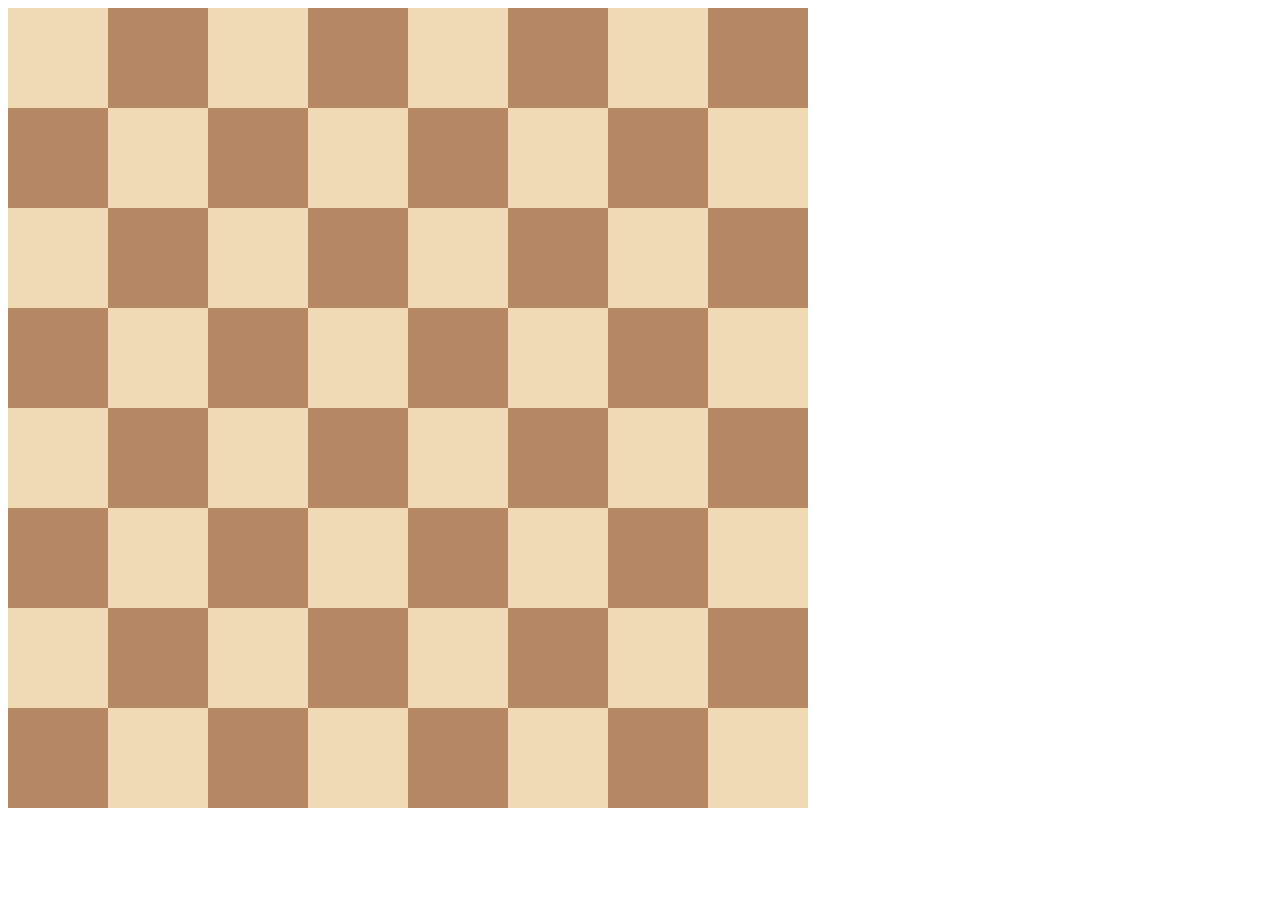
<file: 10.0 Display Grid/index.html>
<!DOCTYPE html>
<html>

<head>
  <title>Chessboard</title>
  <style>
    /* Write your code here */
    /* Each square should be 100px by 100px */
    /* My colours for white: #f0d9b5, black: #b58863 */
    .container {
      width: 800px;
      display: grid;
      grid-template-columns: 1fr 1fr 1fr 1fr 1fr 1fr 1fr 1fr;
      grid-template-rows: 1fr 1fr 1fr 1fr 1fr 1fr 1fr 1fr;
    }

    .white {
      height: 100px;
      width: 100px;
      background-color: #f0d9b5;
    }

    .black {
      height: 100px;
      width: 100px;
      background-color: #b58863;
    }
  </style>
</head>

<body>
  <div class="container">
    <div class="white"></div>
    <div class="black"></div>
    <div class="white"></div>
    <div class="black"></div>
    <div class="white"></div>
    <div class="black"></div>
    <div class="white"></div>
    <div class="black"></div>
    <div class="black"></div>
    <div class="white"></div>
    <div class="black"></div>
    <div class="white"></div>
    <div class="black"></div>
    <div class="white"></div>
    <div class="black"></div>
    <div class="white"></div>
    <div class="white"></div>
    <div class="black"></div>
    <div class="white"></div>
    <div class="black"></div>
    <div class="white"></div>
    <div class="black"></div>
    <div class="white"></div>
    <div class="black"></div>
    <div class="black"></div>
    <div class="white"></div>
    <div class="black"></div>
    <div class="white"></div>
    <div class="black"></div>
    <div class="white"></div>
    <div class="black"></div>
    <div class="white"></div>
    <div class="white"></div>
    <div class="black"></div>
    <div class="white"></div>
    <div class="black"></div>
    <div class="white"></div>
    <div class="black"></div>
    <div class="white"></div>
    <div class="black"></div>
    <div class="black"></div>
    <div class="white"></div>
    <div class="black"></div>
    <div class="white"></div>
    <div class="black"></div>
    <div class="white"></div>
    <div class="black"></div>
    <div class="white"></div>
    <div class="white"></div>
    <div class="black"></div>
    <div class="white"></div>
    <div class="black"></div>
    <div class="white"></div>
    <div class="black"></div>
    <div class="white"></div>
    <div class="black"></div>
    <div class="black"></div>
    <div class="white"></div>
    <div class="black"></div>
    <div class="white"></div>
    <div class="black"></div>
    <div class="white"></div>
    <div class="black"></div>
    <div class="white"></div>
  </div>
</body>

</html>
</file>
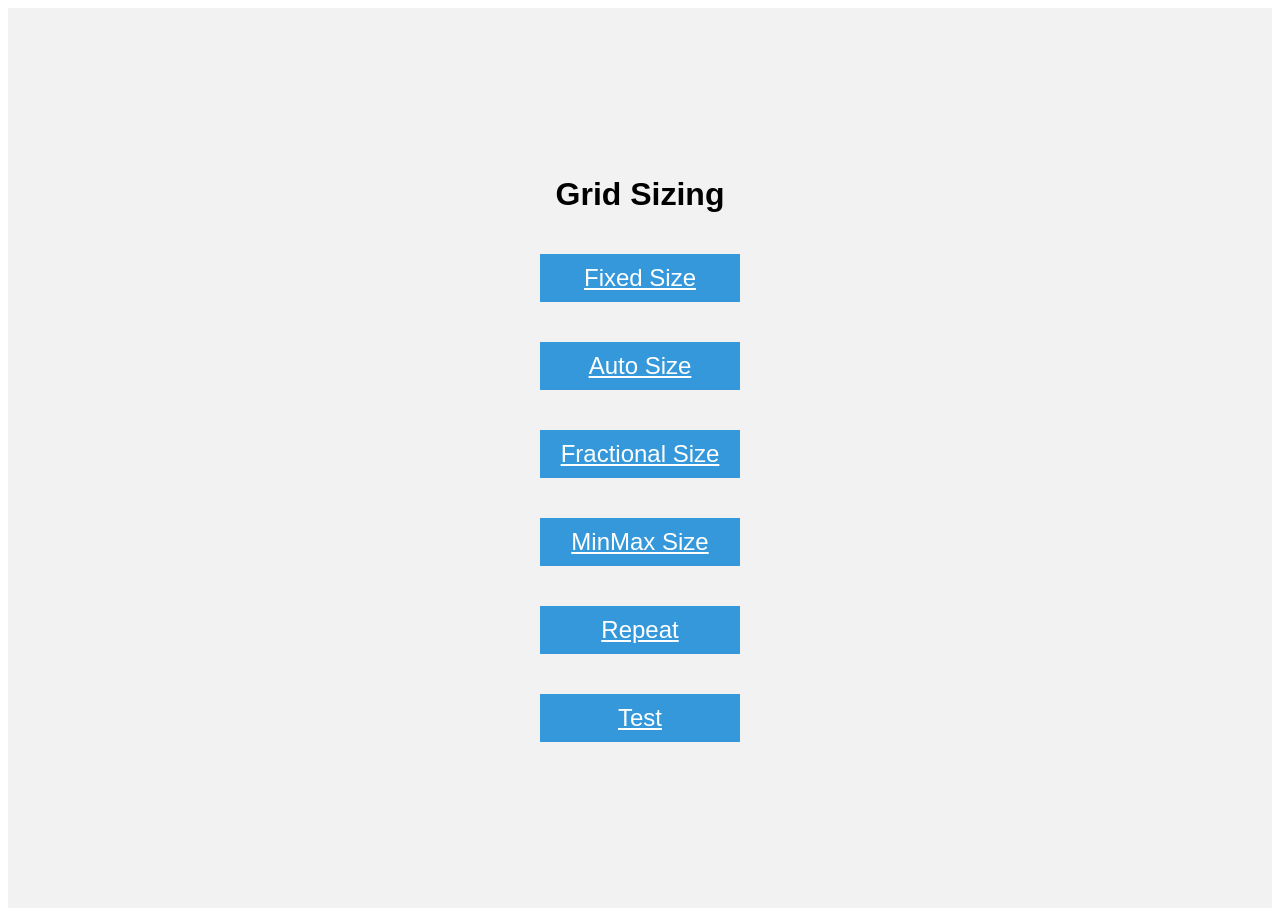
<file: 10.1 Grid Sizing/index.html>
<!DOCTYPE html>
<html lang="en">

<head>
  <meta charset="UTF-8">
  <meta name="google" content="notranslate">
  <meta name="viewport" content="width=device-width, initial-scale=1.0">
  <title>Grid Fundamentals</title>
  <style>
    body {
      font-family: sans-serif;
    }

    .container {
      display: flex;
      justify-content: center;
      align-items: center;
      flex-direction: column;
      height: 100vh;
      background-color: #f2f2f2;
    }

    .item {
      width: 200px;
      margin: 20px;
      background-color: #3498db;
      color: #fff;
      text-align: center;
      line-height: 2;
      font-size: 24px;
    }
  </style>
</head>

<body>
  <div class="container">
    <h1>Grid Sizing</h1>
    <a class="item" href="./fixed-size.html">Fixed Size</a>
    <a class="item" href="./auto-size.html">Auto Size</a>
    <a class="item" href="./fractional-size.html">Fractional Size</a>
    <a class="item" href="./minmax-size.html">MinMax Size</a>
    <a class="item" href="./repeat.html">Repeat</a>
    <a class="item" href="./test.html">Test</a>


  </div>
</body>

</html>
</file>
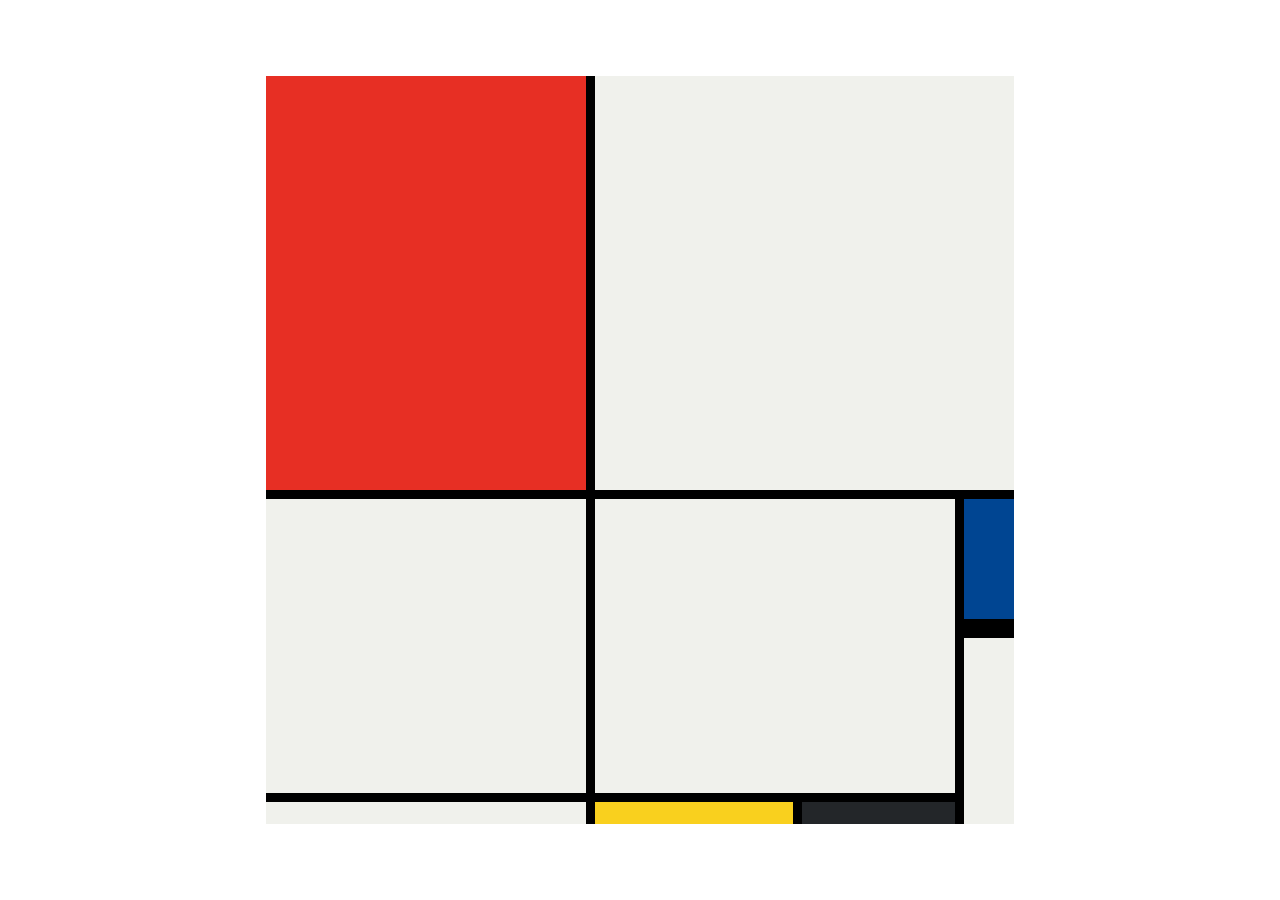
<file: 10.3 Mondrian Project/index.html>
<!DOCTYPE html>
<html lang="en">

<head>
  <meta charset="UTF-8">
  <meta name="viewport" content="width=device-width, initial-scale=1.0">
  <title>Mondrian Project</title>
  <style>
    /* 
    Write your CSS here 
    Gap Colour: #000
    White: #F0F1EC
    Red: #E72F24
    Black: #232629
    Blue: #004592
    Yellow: #F9D01E

    For dimensions, see dimensions.png image.
    HINT: Remember you can't change the properties of grid lines.
    But grid lines are transparent!
    */
    body {
      display: flex;
      justify-content: center;
      align-items: center;
      height: 100vh;
      margin: 0;
      padding: 0;
    }

    .container {
      height: 748px;
      width: 748px;
      display: grid;
      background-color: #000;
      grid-template-columns: 320px 198px 153px 50px;
      grid-template-rows: 414px 130px 155px 22px;
      gap: 9px;
    }

    .item {
      background-color: #F0F1EC;
    }

    .red {
      background-color: #E72F24;
    }

    .white1 {
      grid-column: span 3;
    }

    .white2 {
      grid-row: span 2;
    }

    .white3 {
      grid-area: 2 / 2 / 4 /4
    }

    .blue {
      background-color: #004592;
      border-bottom: 10px solid #000;
    }

    .white4 {
      grid-row: span 2;
    }

    .yellow {
      background-color: #F9D01E;
    }

    .black {
      background-color: #232629;
    }
  </style>
</head>

<body>
  <!-- Write your HTML here -->
  <div class="container">
    <div class="item red"></div>
    <div class="item white1"></div>
    <div class="item white2"></div>
    <div class="item white3"></div>

    <div class="item blue"></div>
    <div class="item white4"></div>

    <div class="item"></div>
    <div class="item yellow"></div>
    <div class="item black"></div>
  </div>
</body>

</html>
</file>
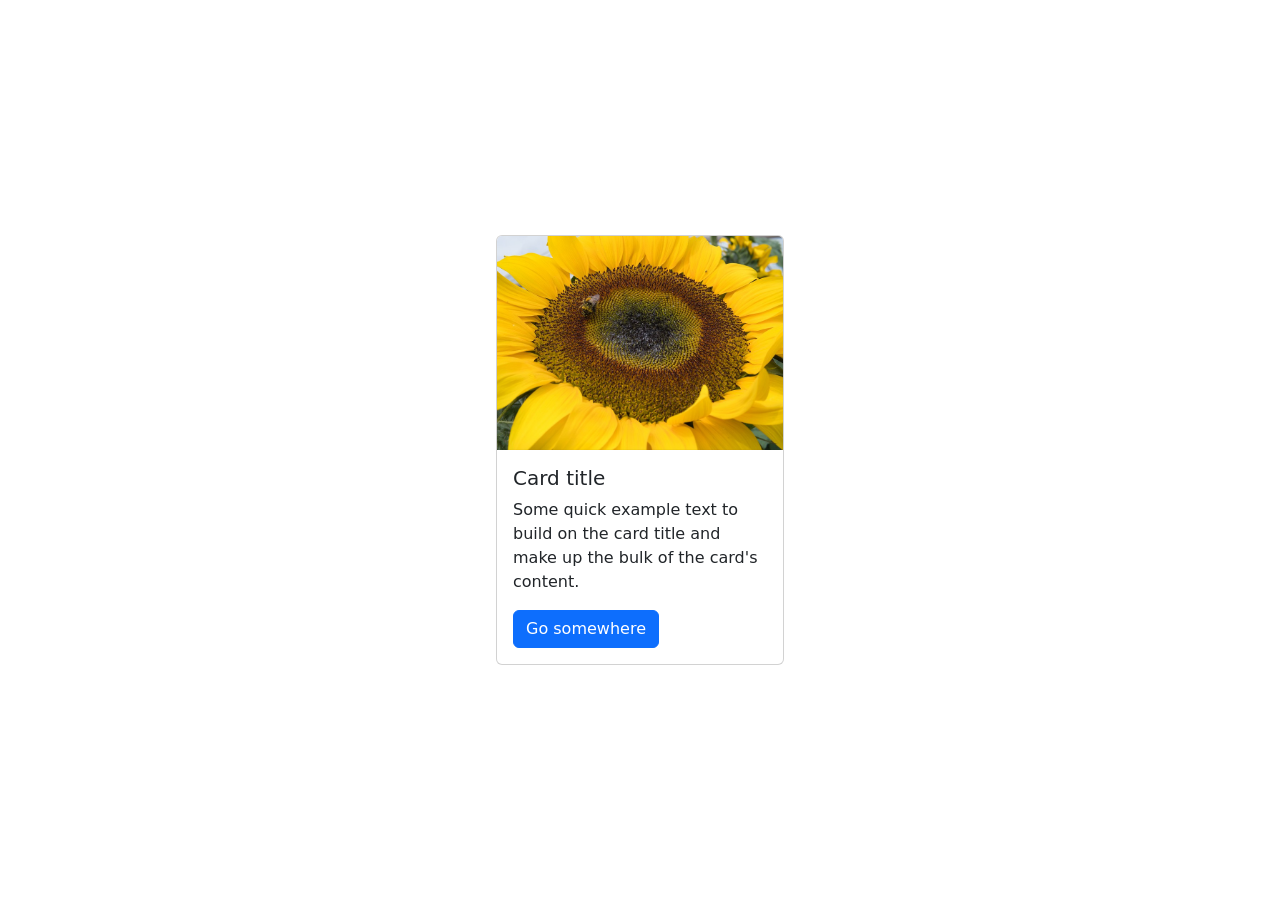
<file: 11.0 Bootstrap Intro/index.html>
<!doctype html>
<html lang="en">

<head>
  <meta charset="utf-8">
  <meta name="viewport" content="width=device-width, initial-scale=1">
  <title>Bootstrap</title>
  <!-- TODO 1: Add the Bootstrap link here. -->
  <link href="https://cdn.jsdelivr.net/npm/bootstrap@5.3.0/dist/css/bootstrap.min.css" rel="stylesheet" integrity="sha384-9ndCyUaIbzAi2FUVXJi0CjmCapSmO7SnpJef0486qhLnuZ2cdeRhO02iuK6FUUVM" crossorigin="anonymous">
  <style>
    /* TODO 4: Use flexbox to center the card in the vertical and horizontal center. */
    .flex-container{
      display: flex;
      justify-content: center;
      align-items: center;
      height: 100vh;
    }
  </style>
</head>

<body>
  <div class="flex-container">
    <!-- TODO 2: Add the Bootstrap Prebuilt Card here -->
    <div class="card" style="width: 18rem;">
      <img src="flower.jpg" class="card-img-top" alt="...">
      <div class="card-body">
        <h5 class="card-title">Card title</h5>
        <p class="card-text">Some quick example text to build on the card title and make up the bulk of the card's content.</p>
        <a href="#" class="btn btn-primary">Go somewhere</a>
      </div>
    </div>    <!-- TODO 3: Change the image src to display the flower.jpg image. -->
  </div>
</body>

</html>
</file>
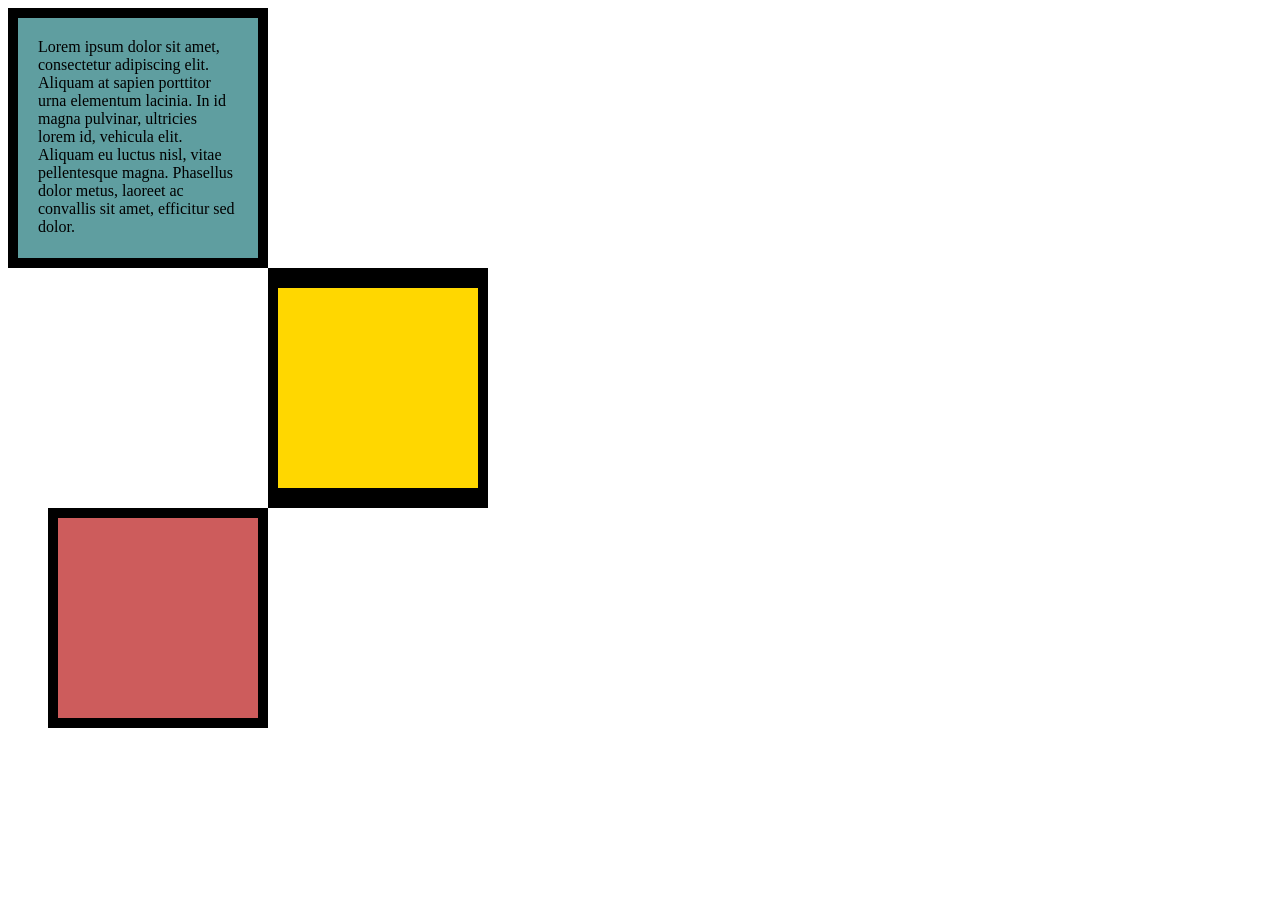
<file: 6.3 CSS Box Model/index.html>
<!DOCTYPE html>
<html lang="en">

<head>
  <meta charset="UTF-8">
  <title>CSS Box Model</title>
  <style>
    /* Write your CSS code here */
    div {
      height: 200px;
      width: 200px;
    }
    p {
      margin: 0;
    }
    #BoxOne {
      background-color: cadetblue;
      padding: 20px;
      border: 10px solid black;
    }
    #BoxTwo {
      background-color: gold;
      border: solid black;
      border-width: 20px 10px;
      margin-left: 260px;
    }
    #BoxThree {
      background-color: indianred;
      border: 10px solid black;
      margin-left: 40px;
    }
  </style>
</head>

<body>
  <div id="BoxOne">
    <p> Lorem ipsum dolor sit amet, consectetur adipiscing elit. Aliquam at sapien porttitor urna elementum lacinia. In
      id magna pulvinar, ultricies lorem id, vehicula elit. Aliquam eu luctus nisl, vitae pellentesque magna. Phasellus
      dolor metus, laoreet ac convallis sit amet, efficitur sed dolor.</p>
  </div>
  <div id="BoxTwo">

  </div >
  <div id="BoxThree">

  </div>

  <!-- TODOs:
1. Create 3 Boxes using the div element.
2. Set their sizes to 200px heigh by 200px wide.
3. Set different background colors for each of the boxes (I used cadetblue, gold and indianred).
4. Add a paragraph <p> element into the first div and add the following words:
    Lorem ipsum dolor sit amet, consectetur adipiscing elit. Aliquam at sapien porttitor urna elementum lacinia. In
    id magna pulvinar, ultricies lorem id, vehicula elit. Aliquam eu luctus nisl, vitae pellentesque magna. Phasellus
    dolor metus, laoreet ac convallis sit amet, efficitur sed dolor.
5. Set the 1st div to have 20px padding all around with a black 10px border.
6. Fix the style of the <p> element to remove all margins.
Hint: Use the CSS inspector in Chrome.
7. Set the 2nd div to have a 20px border on top and bottom and 10px border left and right. (See goal image)
8. Set the 3rd div to have a 10px border 
9. Set the margins for the divs so that each box corner touches the other. (See the goal image)
-->

</body>

</html>
</file>
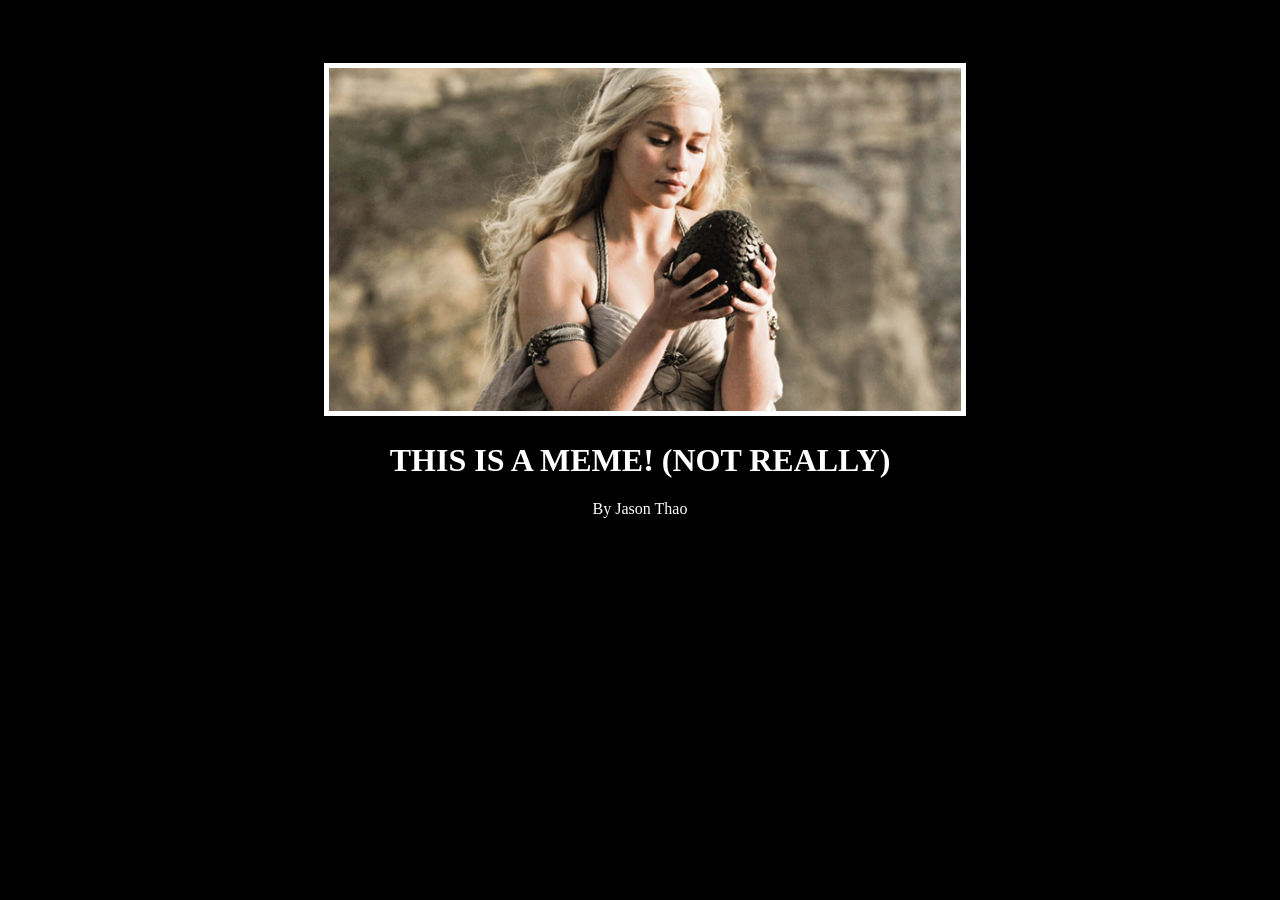
<file: 6.4 Motivation Meme Project/index.html>
<!-- 
  TODO: Create a motivational post website.
Style it how ever you like. 
Look at the goal image for inspiration.
But it must have the following features:
1. The main h1 text should be using the Regular Libre Baskerville Font from Google Fonts:
  https://fonts.google.com/specimen/Libre+Baskerville
2. The text should be white and background black.
3. Add your own image into the images folder inside assets. It should have a 5px white border.
4. The text should be center aligned.
5. Create a div to contain the h1, p and img elements. Adjust the margins so that the image and text are centered on the page. 
  Hint: You horizontally center a div by giving it a width of 50% and a margin-left of 25%.
  Hint: Set the image to have a width of 100% so it fills the div. 
6. Read about the text-transform property on MDN docs to make the h1 uppercase with CSS.
  https://developer.mozilla.org/en-US/docs/Web/CSS/text-transform 
-->
<!DOCTYPE html>
<html lang="en">
<head>
  <meta charset="UTF-8">
  <meta http-equiv="X-UA-Compatible" content="IE=edge">
  <meta name="viewport" content="width=device-width, initial-scale=1.0">
  <title>Meme Not Really</title>
  <link rel="stylesheet" href="style.css">
</head>
<body>
  <div class="poster">
    <img class="GOTphoto" src="./assets/images/daenerys.jpeg" alt="the photo lol"/>
    <h1>This is a meme! (Not Really)</h1>
    <p>By Jason Thao</p>
  </div>
</body>
</html>
</file>
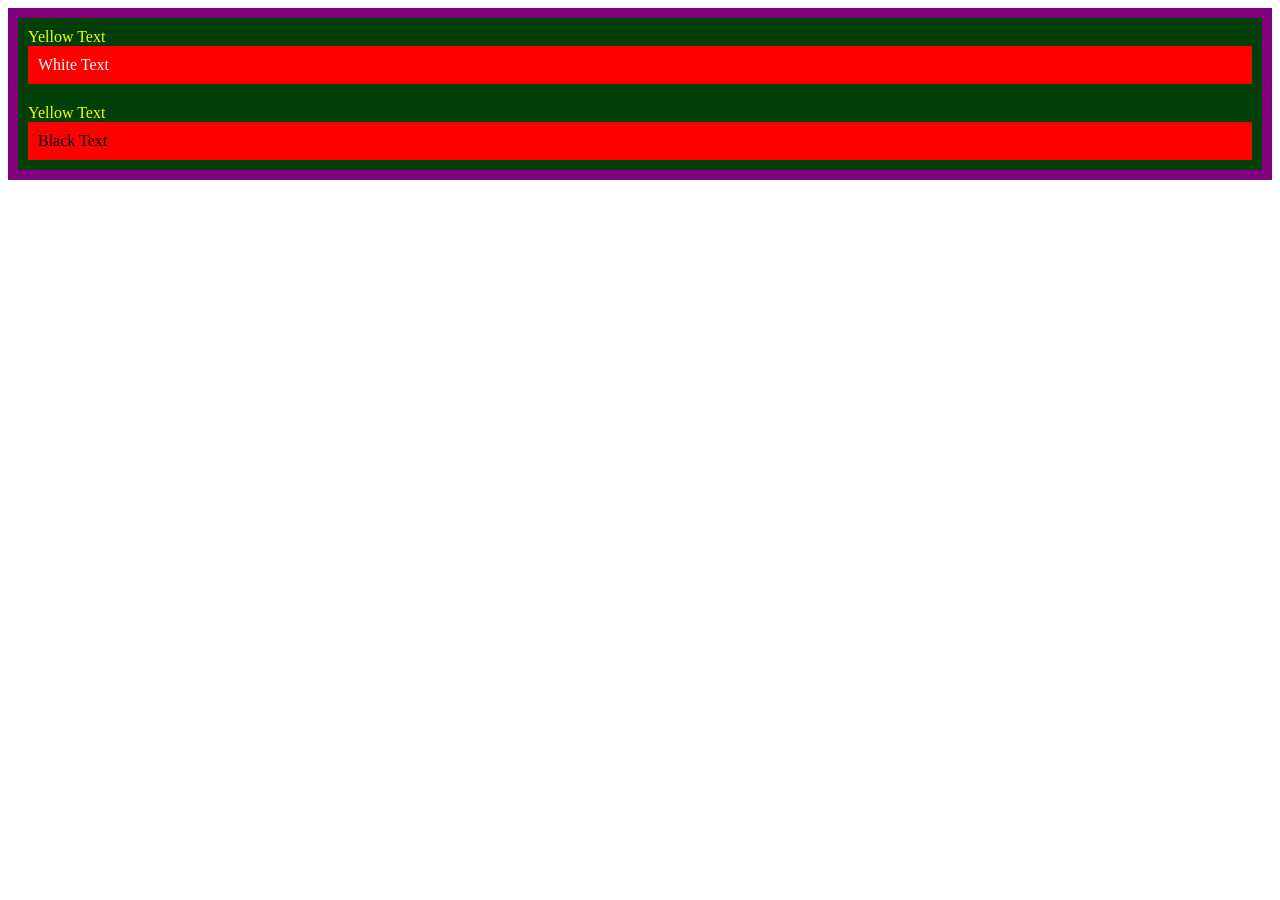
<file: 7.0 CSS Cascade/index.html>
<!DOCTYPE html>
<html lang="en">

<head>
  <meta charset="UTF-8">
  <title>CSS Cascade</title>
  <link rel="stylesheet" href="./style.css">
</head>

<body>
  <div id="outer-box" class="box">
    <div class="box">
      <p>Yellow Text</p>
      <div class="box inner-box">
        <p class="white-text">White Text</p>
      </div>
    </div>
    <div class="box">
      <p>Yellow Text</p>
      <div class="box inner-box">
        <p class="black-text">Black Text</p>
      </div>
    </div>
  </div>
</body>

</html>
</file>
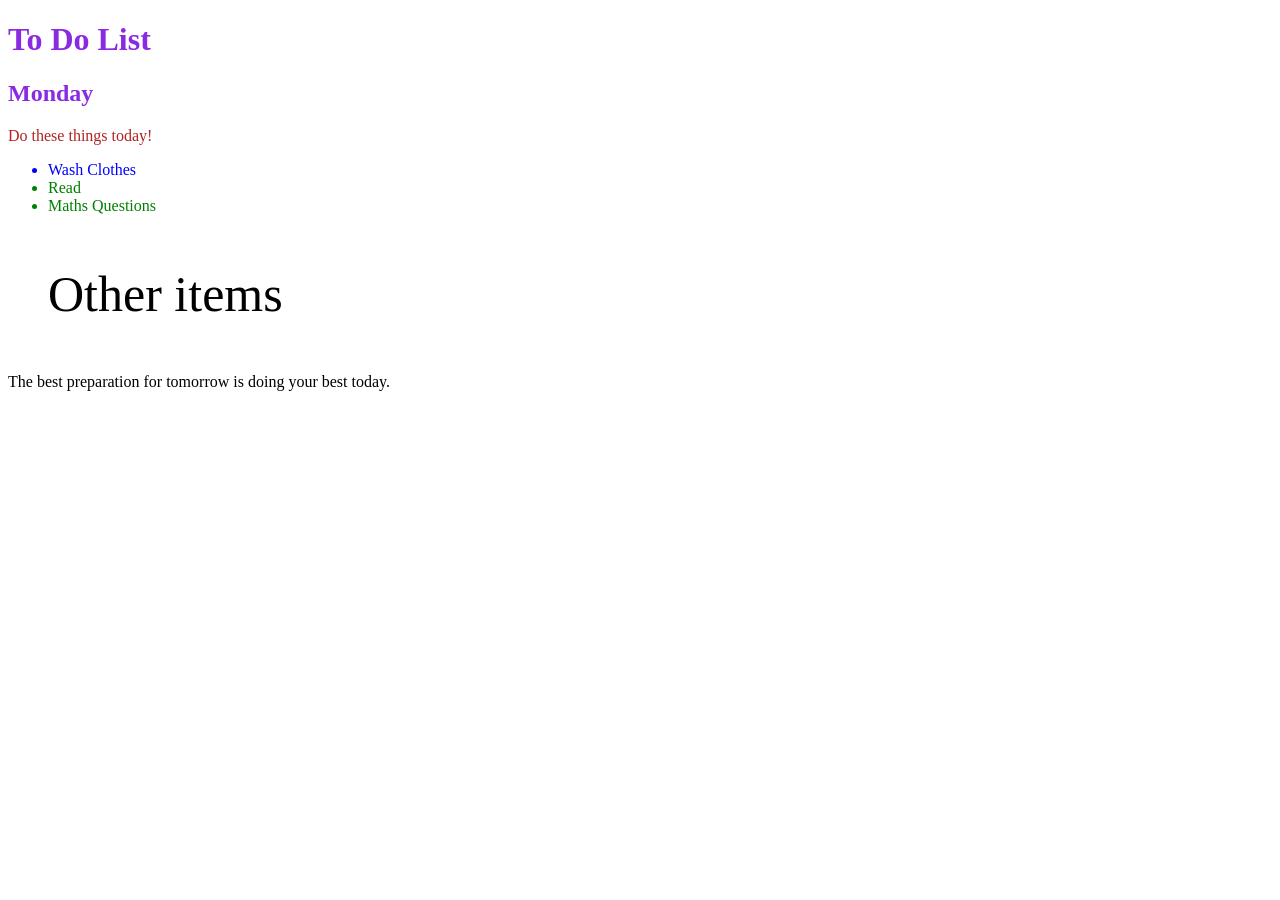
<file: 7.1 Combining Selectors/index.html>
<!DOCTYPE html>
<html lang="en">

<head>
  <meta charset="UTF-8">
  <title>Combining CSS Selectors</title>
  <link rel="stylesheet" href="./style.css">
</head>

<!-- Don't change any of the HTML code! -->

<body>
  <h1>To Do List</h1>
  <h2>Monday</h2>
  <div class="box">
    <p class="done">Do these things today!</p>
    <ul class="list">
      <li>Wash Clothes</li>
      <li class="done">Read</li>
      <li class="done">Maths Questions</li>
    </ul>
  </div>

  <ul>
    <p class="done">Other items</p>
  </ul>
  <p>The best preparation for tomorrow is doing your best today.</p>

</body>

</html>
</file>
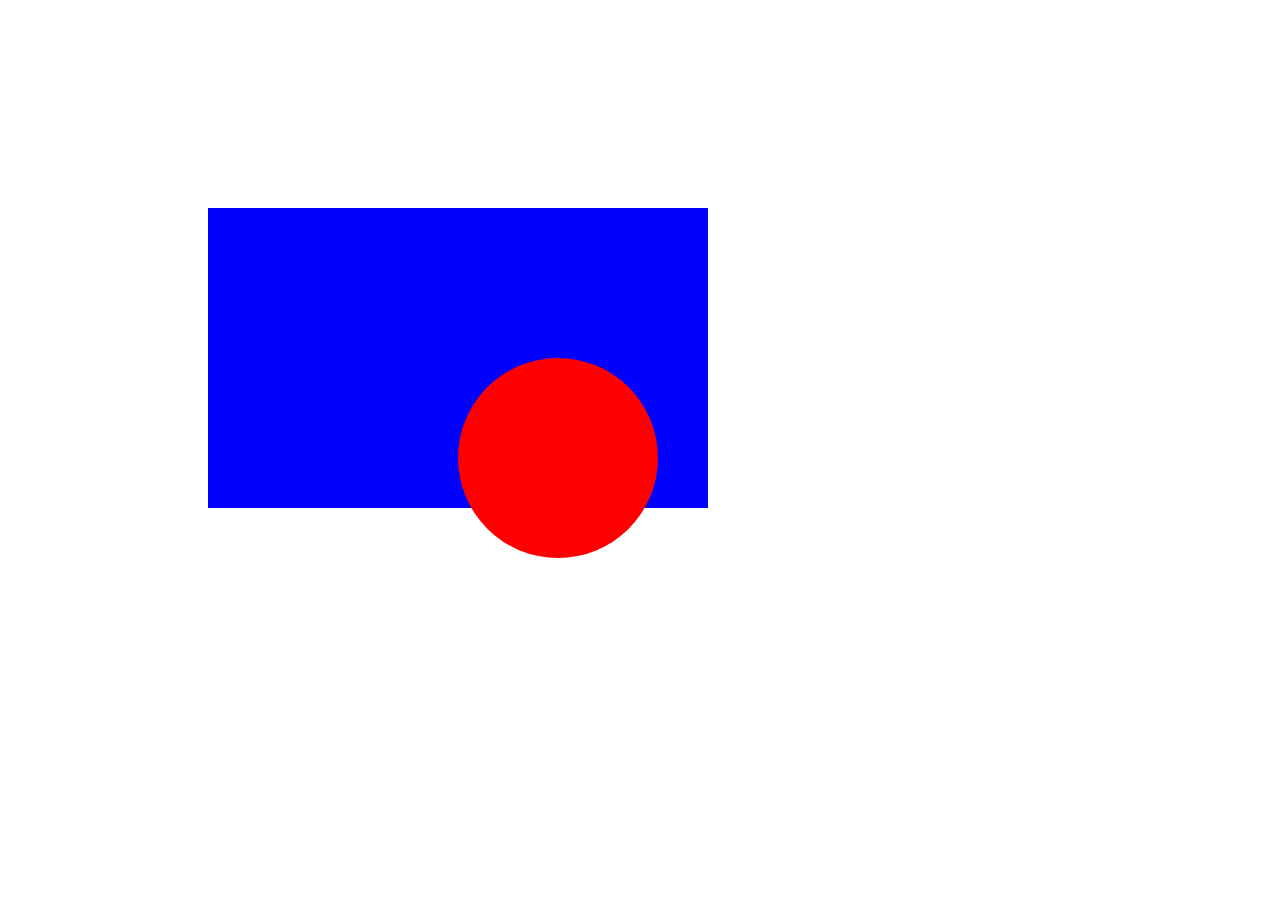
<file: 7.2 CSS Positioning/index.html>
<!DOCTYPE html>
<html>

<head>
  <title>CSS Positioning Exercise</title>
  <style>
    /* Write your code here */
    .red-circle {
      background-color: red;
      width: 200px;
      height: 200px;
      border-radius: 50%;
      position:absolute;
      left: 250px;
      top: 150px;
    }
    .blue-box {
      background-color: blue;
      width: 500px;
      height: 300px;
      position:relative;
      left: 200px;
      top: 200px;
    }
  </style>
</head>

<body>
  <div class="blue-box">
    <div class="red-circle">
    </div>
  </div>

</body>

</html>
</file>
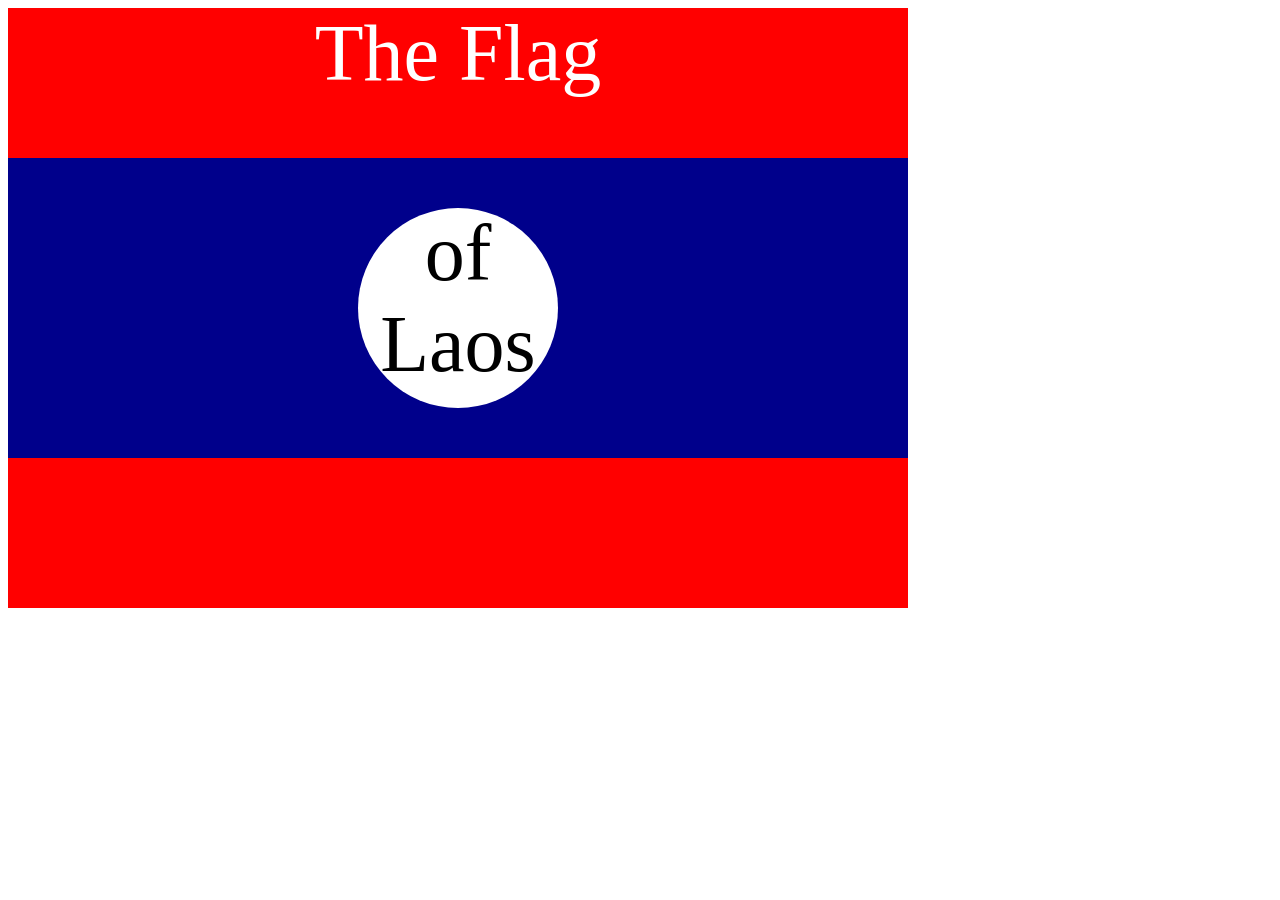
<file: 7.3 CSS Flag Project/index.html>
<!DOCTYPE html>
<html lang="en">

<head>
  <meta charset="UTF-8">
  <title>CSS Flag Project</title>
  <style>
    /* Write your CSS Code here */
    .flag {
      background-color: red;
      width: 900px;
      height: 600px;
      position: relative;
    }
    .flag > div {
      background-color: darkblue;
      width: 900px;
      height: 300px;
      position: absolute;
      top: 150px;
    }
    .flag > div > div {
      background-color: white;
      height: 200px;
      width: 200px;
      border-radius: 50%;
      position: absolute;
      left: 350px;
      top: 50px;
    }
    p {
      text-align: center;
      font-size: 5rem;
      padding: 0;
      margin: 0;
      color: white;
    }
    .flag>div div p {
      color: black;
    }
  </style>
</head>

<!-- 
  IMPORTANT! Do not change any HTML
Don't add any classes/ids/elements 
Use what you know about combining selectors 
and CSS specificity instead.
Hint 1: The flag is 900px by 600px and the circle is 200px by 200px.
Hint 2: You can use CSS inspection to get the colors from
https://appbrewery.github.io/flag-of-laos/
-->

<body>
  <div class="flag">
    <p>The Flag</p>
    <div>
      <div>
        <p>of Laos</p>
      </div>
    </div>
  </div>
</body>

</html>
</file>
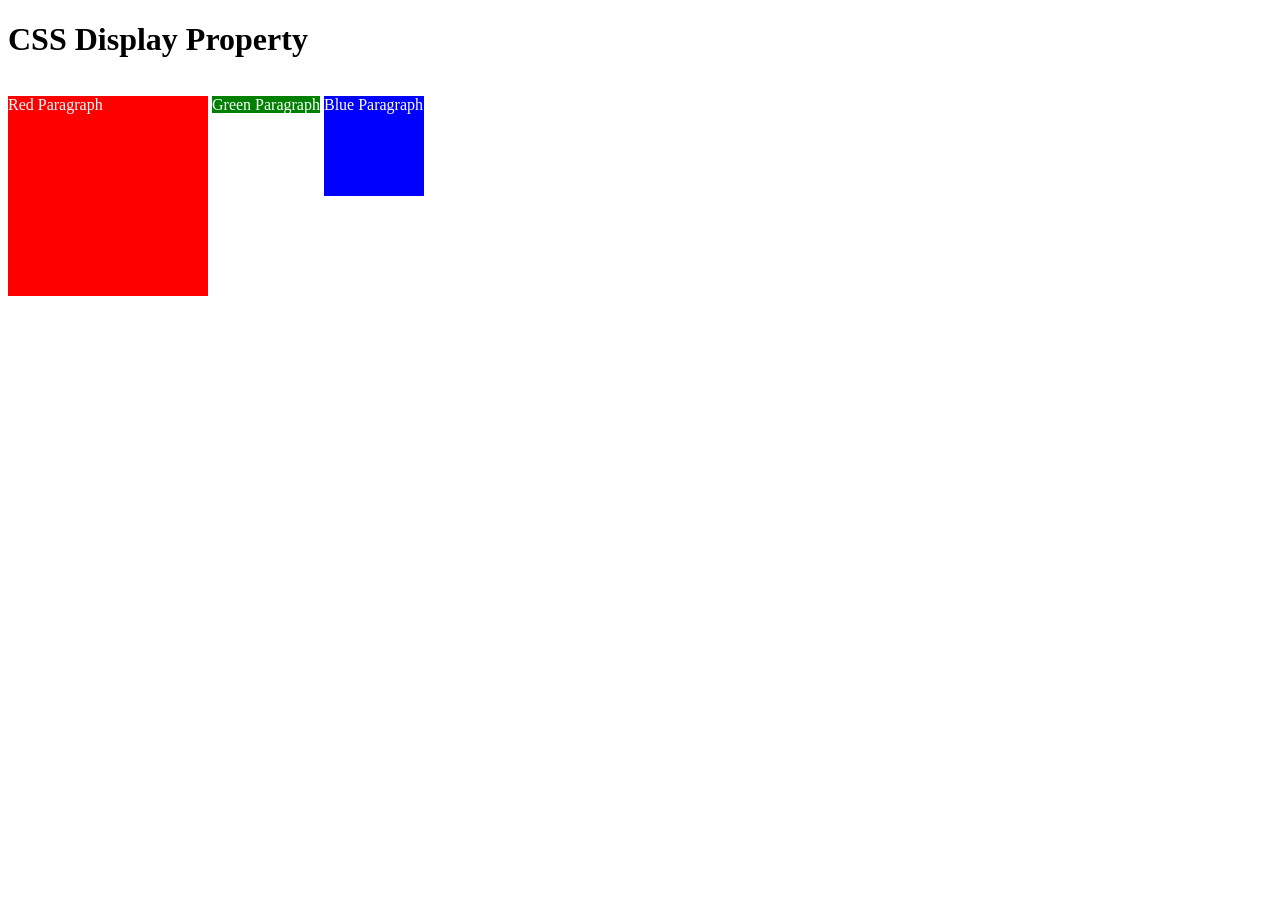
<file: 8.0 CSS Display/index.html>
<!DOCTYPE html>
<html>

<!-- 
  TODO
1. By changing only the display property of the CSS make all 3 squares line up horizontally like in goal1 image.
2. Change only the display property to make all 3 squares line up vertically like in goal2 image. 
-->

<head>
  <title>CSS Display Property Example</title>
  <style>
    p {
      color: white;
    }

    .red {
      display: inline-block;
      width: 200px;
      height: 200px;
      background-color: red;
    }

    .green {
      display: inline;
      width: 150px;
      height: 150px;
      background-color: green;
    }

    .blue {
      display: inline-block;
      width: 100px;
      height: 100px;
      background-color: blue;
    }
  </style>
</head>


<body>
  <h1>CSS Display Property</h1>
  <p class="red">Red Paragraph </p>
  <p class="green">Green Paragraph</p>
  <p class="blue">Blue Paragraph</p>
</body>

</html>
</file>
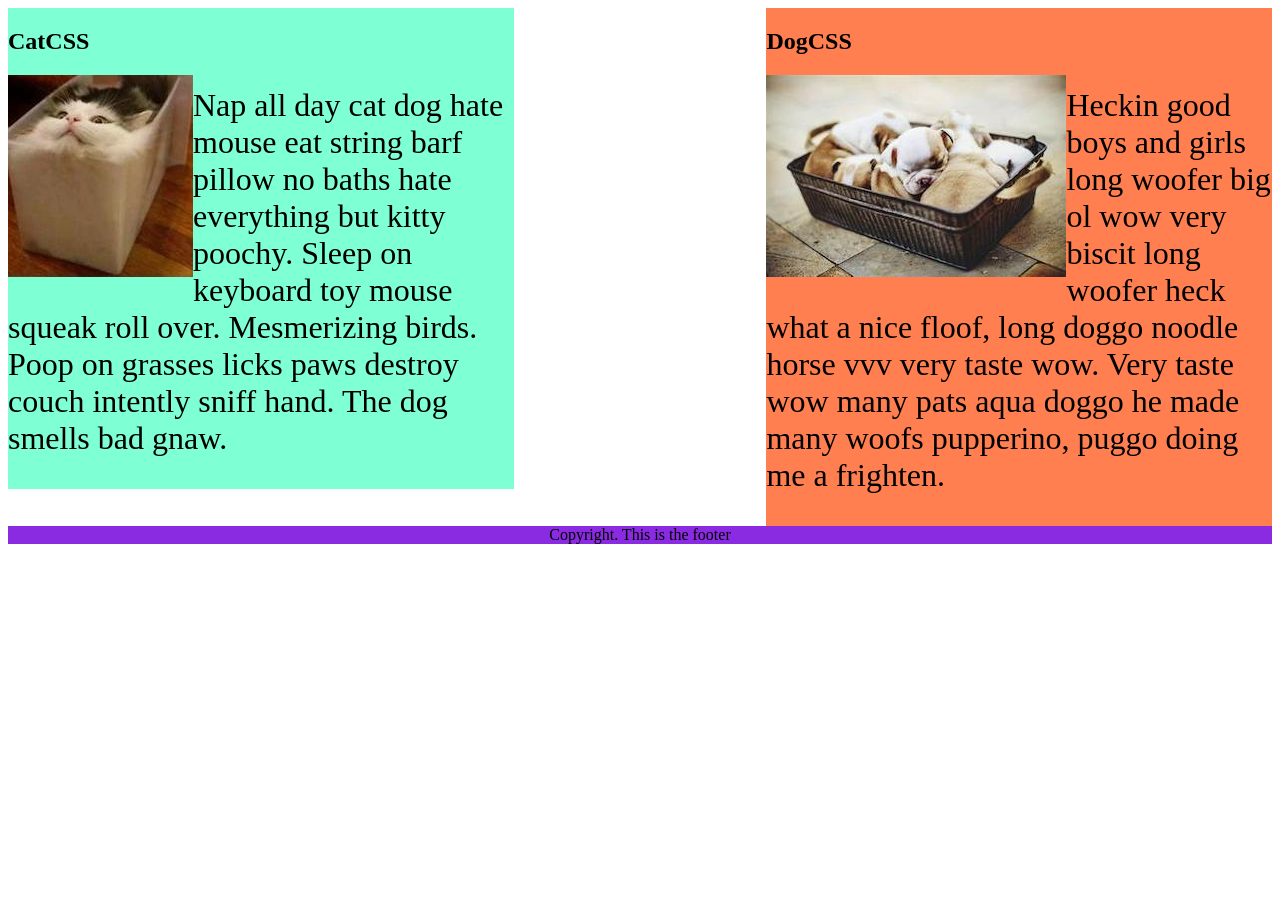
<file: 8.1 CSS Float/index.html>
<!DOCTYPE html>
<html lang="en">

<!-- TODO
1. Make both paragraph elements wrap around the image.
2. Use Float to move the cat div to the left and the dog div to the right.
3. Use clear to make the footer go below both the cat and dog div. -->

<head>
  <meta charset="UTF-8">
  <title>CSS Float</title>
  <style>
    div {
      display: inline-block;
      width: 40%;
    }

    p {
      font-size: 2em;
    }

    img {
      float: left;
    }

    .cat {
      background-color: aquamarine;
      float: left;
    }

    .dog {
      background-color: coral;
      float: right;
    }

    footer {
      text-align: center;
      background-color: blueviolet;
      clear: both;
    }
  </style>
</head>

<body>
  <div class="cat">
    <h2>CatCSS</h2>

    <img src="cat.jpeg" alt="cat in a box" />
    <p class="first-paragraph">Nap all day cat dog hate mouse eat string barf pillow no baths hate everything but kitty
      poochy. Sleep on keyboard
      toy
      mouse squeak roll over. Mesmerizing birds. Poop on grasses licks paws destroy couch intently sniff hand. The dog
      smells
      bad gnaw.</p>
  </div>
  <div class="dog">
    <h2>DogCSS</h2>
    <img src="dog.jpeg" alt="dogs in a box" />
    <p class="second-paragraph">Heckin good boys and girls long woofer big ol wow very biscit long woofer heck what a
      nice
      floof, long doggo noodle
      horse vvv very taste wow. Very taste wow many pats aqua doggo he made many woofs pupperino, puggo doing me a
      frighten.</p>
  </div>

  <footer>Copyright. This is the footer</footer>
</body>

</html>
</file>
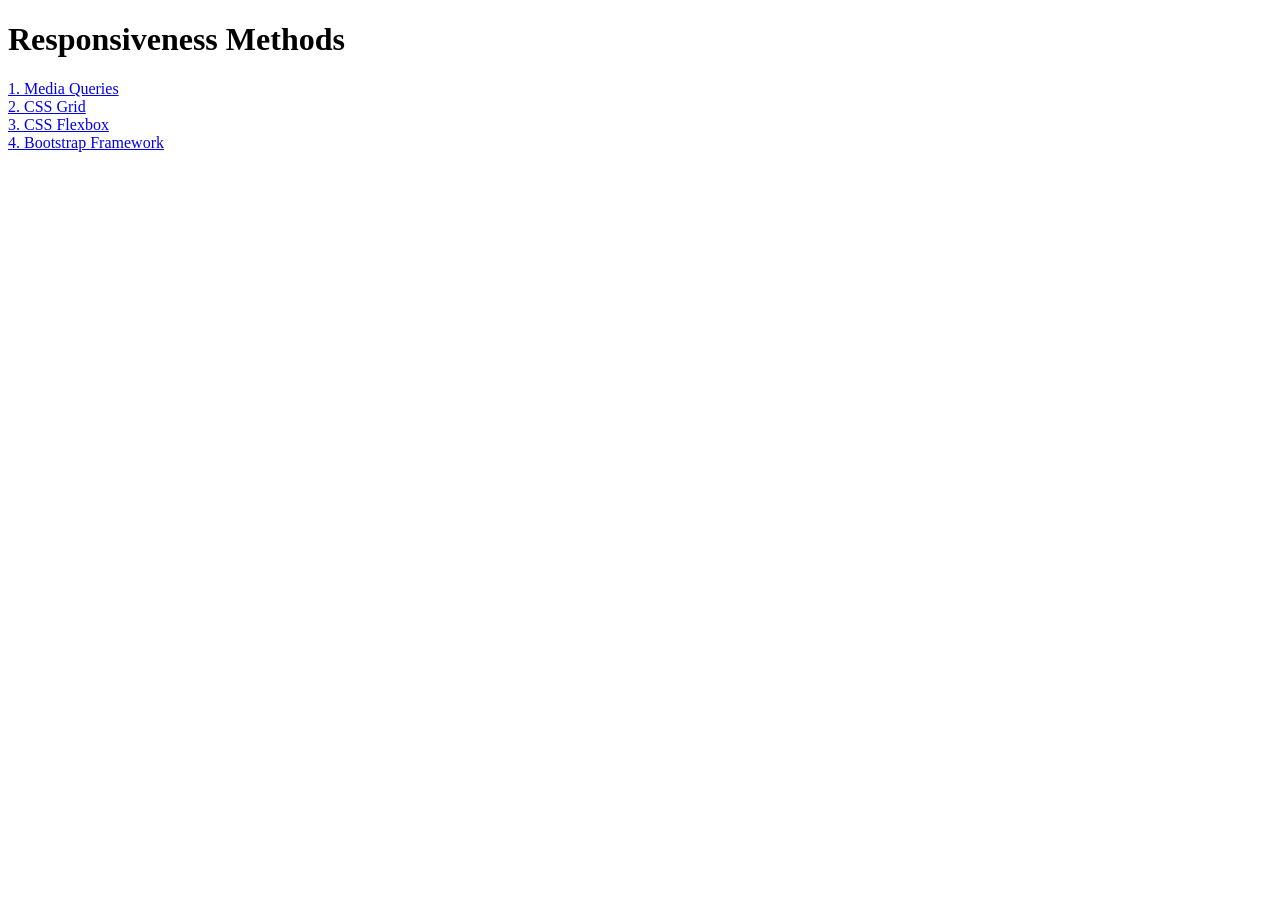
<file: 8.2 Responsiveness/index.html>
<!DOCTYPE html>
<html lang="en">

<head>
  <meta charset="UTF-8">
  <meta name="viewport" content="width=device-width, initial-scale=1.0">
  <title>Responsiveness</title>
  <style>
    a {
      display: block;
    }
  </style>
</head>

<body>
  <h1>Responsiveness Methods</h1>
  <a href="./media-query.html">1. Media Queries</a>
  <a href="./grid.html">2. CSS Grid</a>
  <a href="./flexbox.html">3. CSS Flexbox</a>
  <a href="./bootstrap.html">4. Bootstrap Framework</a>
</body>

</html>
</file>
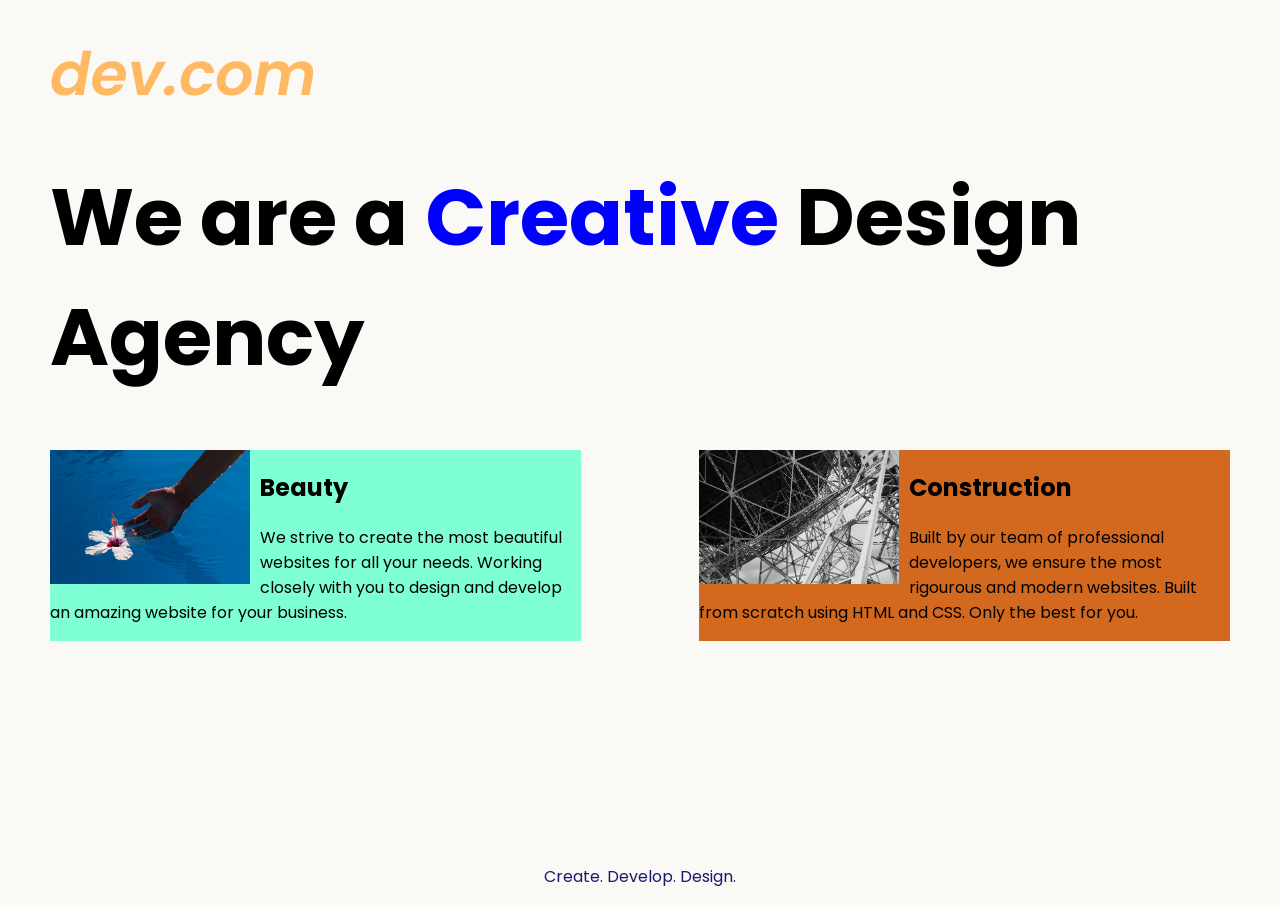
<file: 8.4 Web Design Agency Project/index.html>
<!DOCTYPE html>
<html lang="en">

<head>
  <meta charset="UTF-8">
  <meta name="viewport" content="width=device-width, initial-scale=1.0">
  <title>Agency</title>
  <link rel="stylesheet" href="./style.css">
  <link rel="preconnect" href="https://fonts.googleapis.com">
  <link rel="preconnect" href="https://fonts.gstatic.com" crossorigin>
  <link href="https://fonts.googleapis.com/css2?family=Poppins:wght@400;700&display=swap" rel="stylesheet">
</head>

<body>
  <div class="main">
    <img class="logo" src="./assets/images/logo.png" alt="logo">
    <h1>We are a <span class="creative">Creative</span> Design Agency</h1>
    <div class="leftcard"><img class="beauty-image" src="./assets/images/beautiful.jpg" alt="hand and flower in water">
      <h2 class="card-title">Beauty</h2>
      <p class="card-text">We strive to create the most beautiful websites for all your needs. Working closely with you
        to
        design and
        develop an amazing website for your business.</p>
    </div>

    <div class="rightcard"><img class="construction-image" src="./assets/images/construction.jpg" alt="metal structure">
      <h2 class="card-title">Construction</h2>
      <p>Built by our team of professional developers, we ensure the most rigourous and modern websites. Built from
        scratch using HTML and CSS. Only the best for you.</p>
    </div>

  </div>
  <footer>
    <p>Create. Develop. Design.</p>
  </footer>
</body>

</html>
</file>
<file: 6.4 Motivation Meme Project/style.css>
body {
    background-color: black;
}
h1 {
    text-transform: uppercase;
  }

.poster {
    color: white;
    width: 50%;
    margin-left: 25%;
    margin-top: 5%;
    font-family: 'Sedgwick Ave Display', cursive;
    text-align: center;
}

.GOTphoto {
    border: 5px solid white;
    width: 100%;
}
</file>
<file: 7.0 CSS Cascade/style.css>
/* Don't change the existing CSS. */

#outer-box {
  background-color: purple;
}

.box {
  background-color: rgb(2, 63, 7);
  padding: 10px;
}

.inner-box {
  background-color: red;
}

p {
  color: rgb(238, 255, 2);
  margin: 0;
  padding: 0;
}

.white-text {
  color: white;
}

.black-text {
  color: black !important;
}
</file>
<file: 7.1 Combining Selectors/style.css>
/* Write your code here: */
h1, h2 {
    color: blueviolet;
}

.box > .done {
    color: firebrick;
}

.list li {
    color: blue;
}

li.done {
    color: green;
}

ul p.done {
    font-size: 50px;
}
</file>
<file: 8.4 Web Design Agency Project/style.css>
body {
  font-family: "Poppins", sans-serif;
  margin: 50px 50px 0 50px;
  background-color: #faf9f6;
  display: flex;
  flex-direction: column;
  min-height: 95vh;
}
.main {
  flex: 1;
}

h1 {
  font-size: 5rem;
}

footer {
  text-align: center;
  color: midnightblue;
}

.beauty-image {
  width: 200px;
  margin-right: 10px;
  float: left;
}

.construction-image {
  width: 200px;
  margin-right: 10px;
  float: left;
}

.leftcard {
  width: 45%;
  float: left;
  background-color: aquamarine;
}

.rightcard {
  width: 45%;
  float: right;
  background-color: chocolate;
}

.creative {
  color: blue;
}

/* For mobile devices */
@media (max-width: 700px) {
  h1 {
    font-size: 50px;
    text-align: center;
  }
  .leftcard {
    display: block;
    width: 100%;
    text-align: justify;
    background-color: aquamarine;
  }

  .rightcard {
    display: block;
    width: 100%;
    text-align: justify;
    background-color: chocolate;
  }

  .beauty-image {
    width: 100%;
    margin-right: 50px;
    display: inline;
    object-fit: cover;
  }
  
  .construction-image {
    width: 100%;
    margin-right: 50px;
    display: inline;
    object-fit: cover;
  }

  p {
    font-size: 15px;
  }
}
</file>
